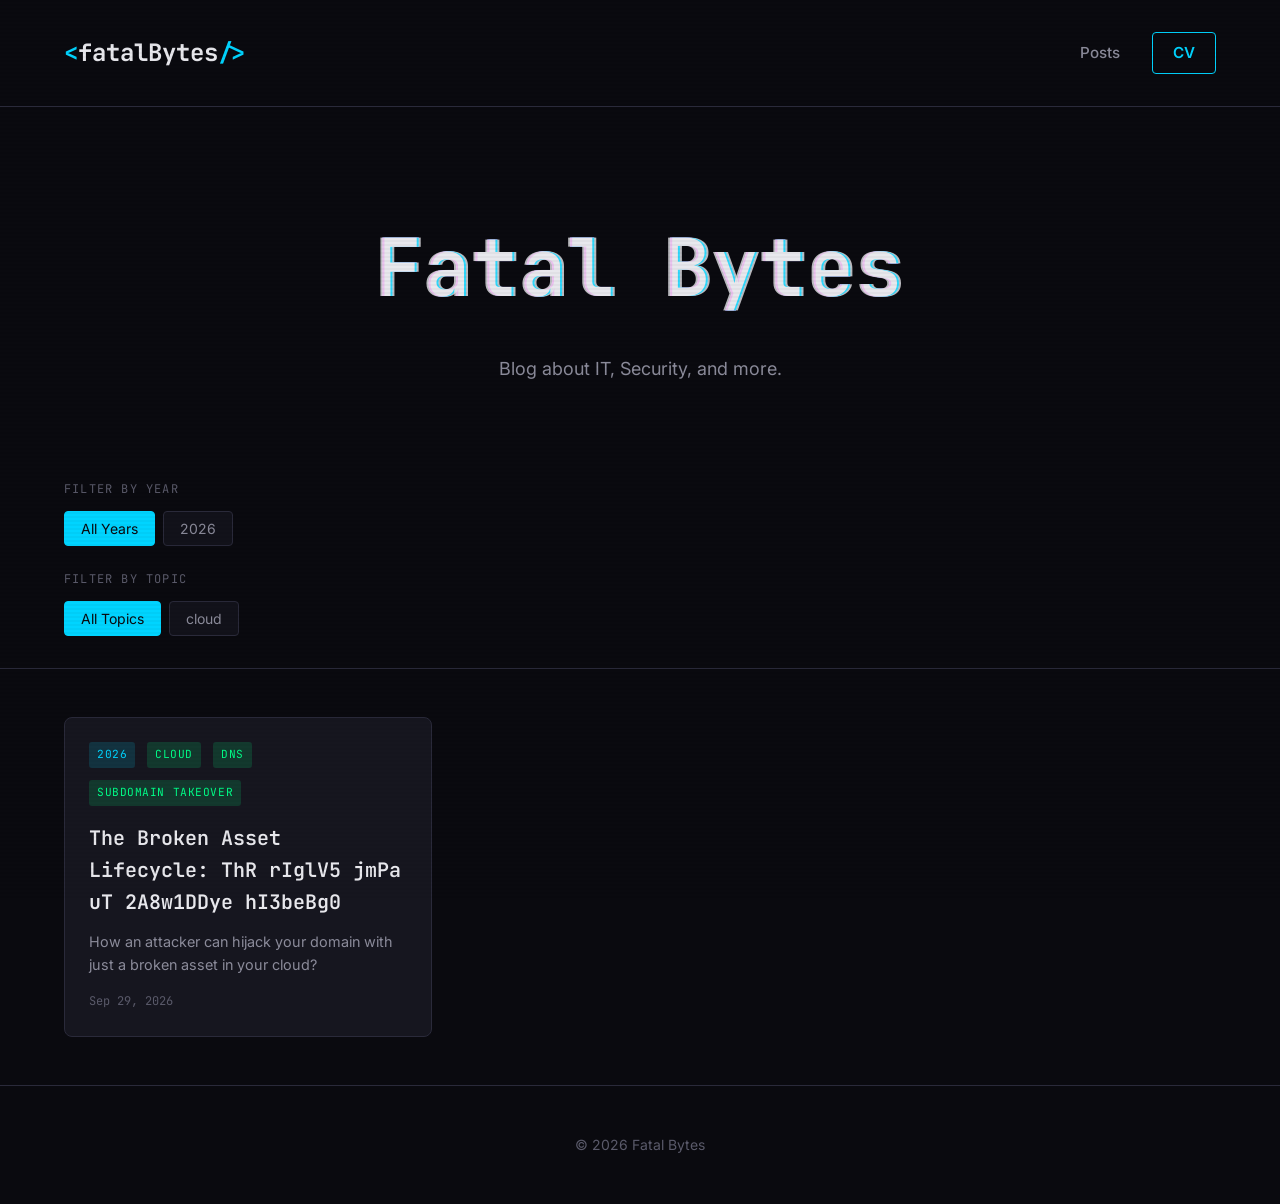
<file: index.html>
<!DOCTYPE html>
<html lang="en">
<head>
  <meta charset="UTF-8">
  <meta name="viewport" content="width=device-width, initial-scale=1.0">
  <meta name="description" content="Blog about IT, Security, and more.">
  <meta name="author" content="ss4tan">
  <meta name="image" content="https://fatalbytes.github.io/assets/img/preview.png">

  <title>Fatal Bytes</title>
  <link rel="preconnect" href="https://fonts.googleapis.com">
  <link rel="preconnect" href="https://fonts.gstatic.com" crossorigin>
  <link href="https://fonts.googleapis.com/css2?family=JetBrains+Mono:wght@400;500;600;700&family=Inter:wght@400;500;600;700&display=swap" rel="stylesheet">
  <link rel="stylesheet"  type="text/css" href="assets/style/index.css">
</head>
<body>
  <div class="scanlines"></div>

  <header>
    <div class="container">
      <div class="header-content">
        <a href="/" class="logo">
          <span class="logo-accent">&lt;</span>fatalBytes<span class="logo-accent">/&gt;</span>
        </a>
        <nav>
          <a href="/#posts">Posts</a>
          <a href="/cv" class="about">CV</a>
        </nav>
      </div>
    </div>
  </header>

  <main>
    <section class="hero">
      <div class="container">
        <h1>
          <span class="glitch-text" data-text="Fatal Bytes" id="hero-title">Fatal Bytes</span>
        </h1>
        <p class="hero-subtitle">Blog about IT, Security, and more.</p>
      </div>
    </section>

     <section class="filters">
      <div class="container">
        <div class="filter-group">
          <span class="filter-label">Filter by Year</span>
          <div class="filter-buttons" id="year-filters">
            <button class="filter-btn active" data-filter="all" data-type="year">All Years</button>
            <button class="filter-btn" data-filter="2026" data-type="year">2026</button>


          </div>
        </div>
        <div class="filter-group">
          <span class="filter-label">Filter by Topic</span>
          <div class="filter-buttons" id="topic-filters">
            <button class="filter-btn active" data-filter="all" data-type="topic">All Topics</button>
            <button class="filter-btn" data-filter="cloud" data-type="topic">cloud</button>
          </div>
        </div>
      </div>
    </section>

    <section class="posts-section" id="posts">
      <div class="container">
        <div class="posts-grid" id="posts-grid">
          
      
         

          <a href="/posts/2026/subdomaintakeover/" class="post-card" data-year="2026" data-topic="cloud">
            <div class="post-meta">
              <span class="post-tag year">2026</span>
              <span class="post-tag topic">cloud</span>
              <span class="post-tag topic">DNS</span>
              <span class="post-tag topic">subdomain takeover</span>
            </div>
            <h2 class="post-title" data-final-text="The Broken Asset Lifecycle: The Hidden Risk of Subdomain Takeover">The Broken Asset Lifecycle: The Hidden Risk of Subdomain Takeover</h2>
            <p class="post-excerpt">How an attacker can hijack your domain with just a broken asset in your cloud?</p>
            <time class="post-date">Sep 29, 2026</time>
          </a>



        </div>
        <div class="empty-state" id="empty-state">
          <h3>No posts found</h3>
          <p>Try adjusting your filters to find what you're looking for.</p>
        </div>
      </div>
    </section>
  </main>

  <footer>
    <div class="container">
      <p>&copy; 2026 Fatal Bytes</p>
    </div>
  </footer>

  <script>

    const allowedYears = ['all', '2026'];
    const allowedTopics = ['all', 'cloud'];

 
    let currentFilters = {
      year: 'all',
      topic: 'all'
    };

    class GlitchText {
      constructor(element, finalText) {
        this.element = element;
        this.finalText = finalText;
        this.chars = 'ABCDEFGHIJKLMNOPQRSTUVWXYZabcdefghijklmnopqrstuvwxyz0123456789!@#$%^&*';
        this.iterations = 0;
      }

      animate() {
        const interval = setInterval(() => {
          this.element.textContent = this.finalText
            .split('')
            .map((char, index) => {
              if (index < this.iterations) {
                return this.finalText[index];
              }
              if (char === ' ') return ' ';
              return this.chars[Math.floor(Math.random() * this.chars.length)];
            })
            .join('');

          if (this.iterations >= this.finalText.length) {
            clearInterval(interval);
            this.element.textContent = this.finalText;
            this.element.classList.add('active');
            this.element.setAttribute('data-text', this.finalText);
            
            setTimeout(() => {
              this.element.classList.remove('active');
            }, 1500);
          }

          this.iterations += 1/3;
        }, 30);
      }
    }

    function animatePostTitle(element, finalText) {
      const chars = 'ABCDEFGHIJKLMNOPQRSTUVWXYZabcdefghijklmnopqrstuvwxyz0123456789';
      let iterations = 0;
      
      const interval = setInterval(() => {
        element.textContent = finalText
          .split('')
          .map((char, index) => {
            if (index < iterations) {
              return finalText[index];
            }
            if (char === ' ') return ' ';
            return chars[Math.floor(Math.random() * chars.length)];
          })
          .join('');

        if (iterations >= finalText.length) {
          clearInterval(interval);
          element.textContent = finalText;
        }

        iterations += 1/2;
      }, 25);
    }

    
    function filterPosts() {
      const posts = document.querySelectorAll('.post-card');
      const emptyState = document.getElementById('empty-state');
      let visibleCount = 0;

      posts.forEach(post => {
        const postYear = post.getAttribute('data-year');
        const postTopic = post.getAttribute('data-topic');

        const yearMatch = currentFilters.year === 'all' || postYear === currentFilters.year;
        const topicMatch = currentFilters.topic === 'all' || postTopic === currentFilters.topic;

        if (yearMatch && topicMatch) {
          post.classList.remove('hidden');
          visibleCount++;
        } else {
          post.classList.add('hidden');
        }
      });

    
      if (visibleCount === 0) {
        emptyState.classList.add('visible');
      } else {
        emptyState.classList.remove('visible');
      }
    }

    function validateFilter(value, allowedValues) {
      if (typeof value !== 'string') return 'all';
      const sanitized = value.toLowerCase().trim();
      return allowedValues.includes(sanitized) ? sanitized : 'all';
    }

    document.addEventListener('DOMContentLoaded', function() {
      // Animate hero title
      const heroTitle = document.getElementById('hero-title');
      if (heroTitle) {
        const glitch = new GlitchText(heroTitle, 'Fatal Bytes');
        glitch.animate();
      }

      const postTitles = document.querySelectorAll('.post-title[data-final-text]');
      postTitles.forEach((title, index) => {
        const finalText = title.getAttribute('data-final-text');
        setTimeout(() => {
          animatePostTitle(title, finalText);
        }, index * 100);
      });

      const filterButtons = document.querySelectorAll('.filter-btn');
      filterButtons.forEach(btn => {
        btn.addEventListener('click', function() {
          const filterType = this.getAttribute('data-type');
          const filterValue = this.getAttribute('data-filter');

          
          const allowedValues = filterType === 'year' ? allowedYears : allowedTopics;
          const validatedValue = validateFilter(filterValue, allowedValues);

          const siblings = this.parentElement.querySelectorAll('.filter-btn');
          siblings.forEach(s => s.classList.remove('active'));
          this.classList.add('active');

          currentFilters[filterType] = validatedValue;

          filterPosts();
        });
      });
    });
  </script>
</body>
</html>
</file>
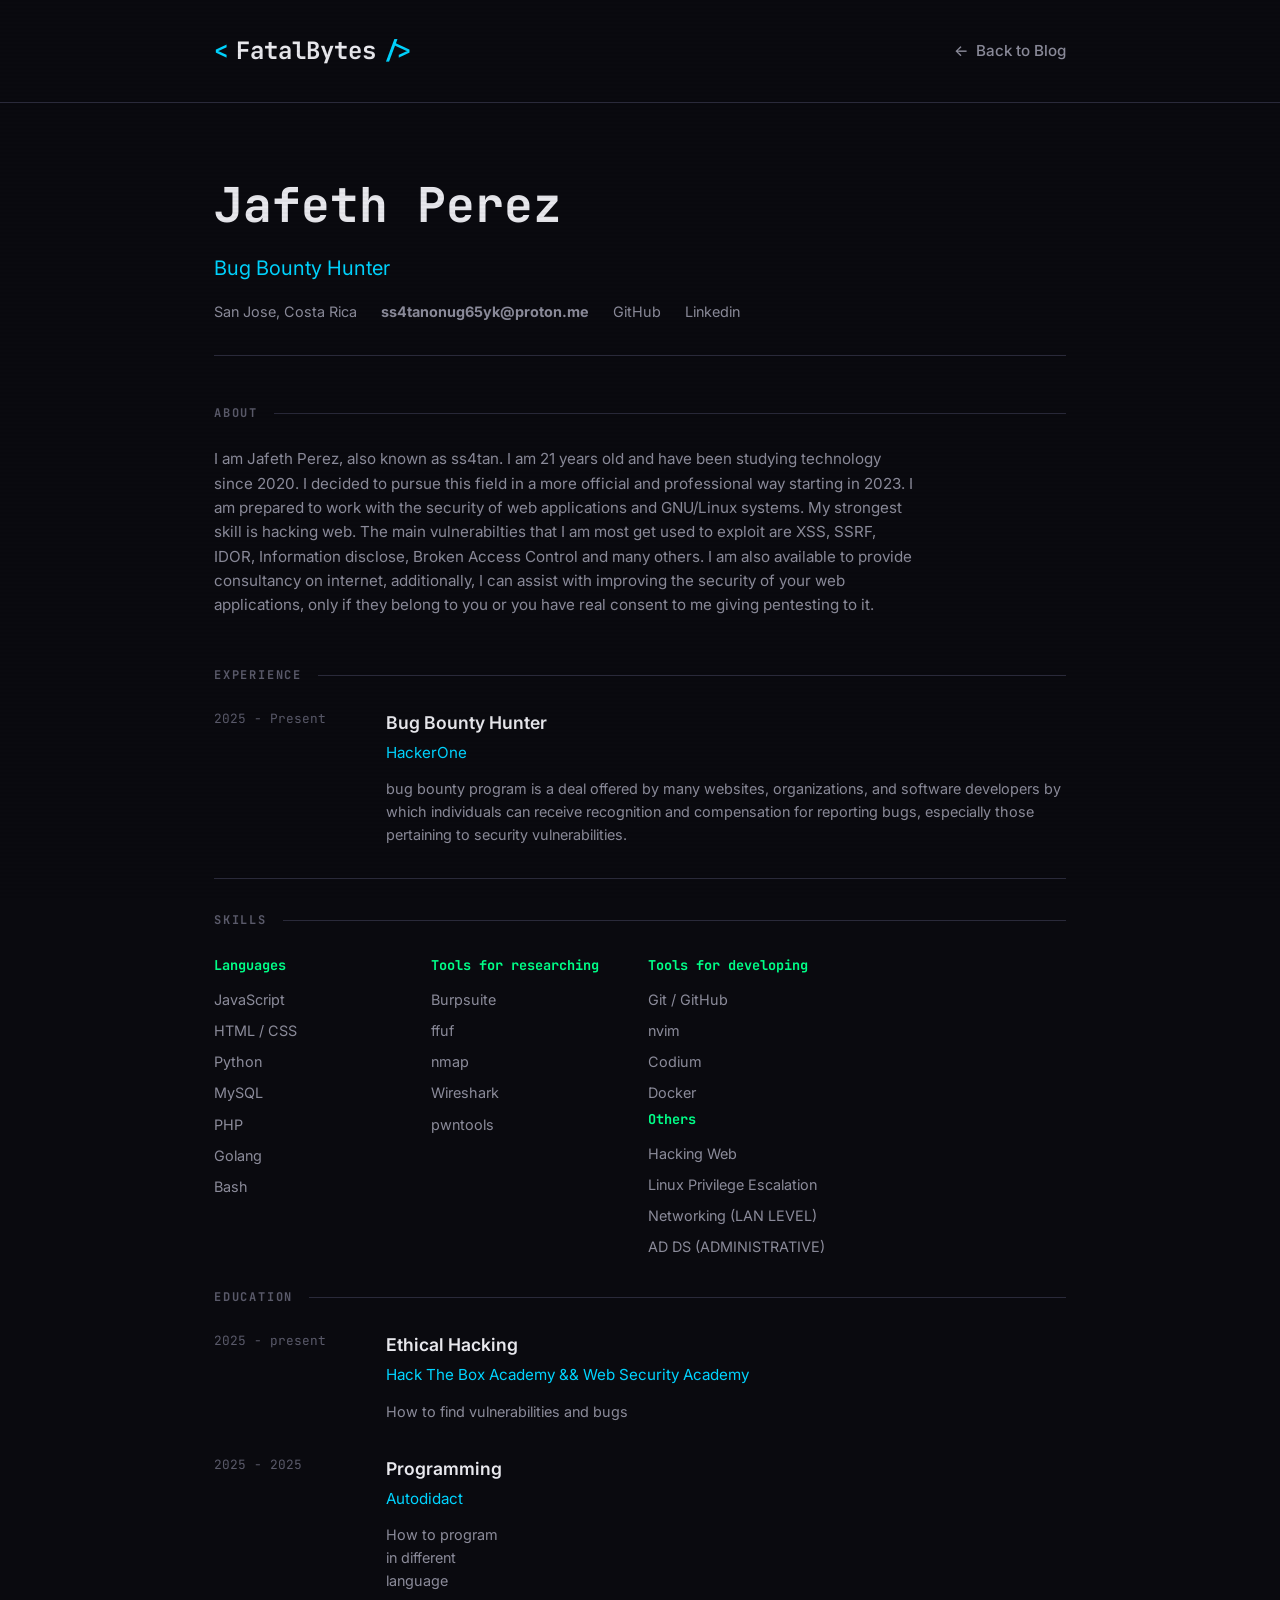
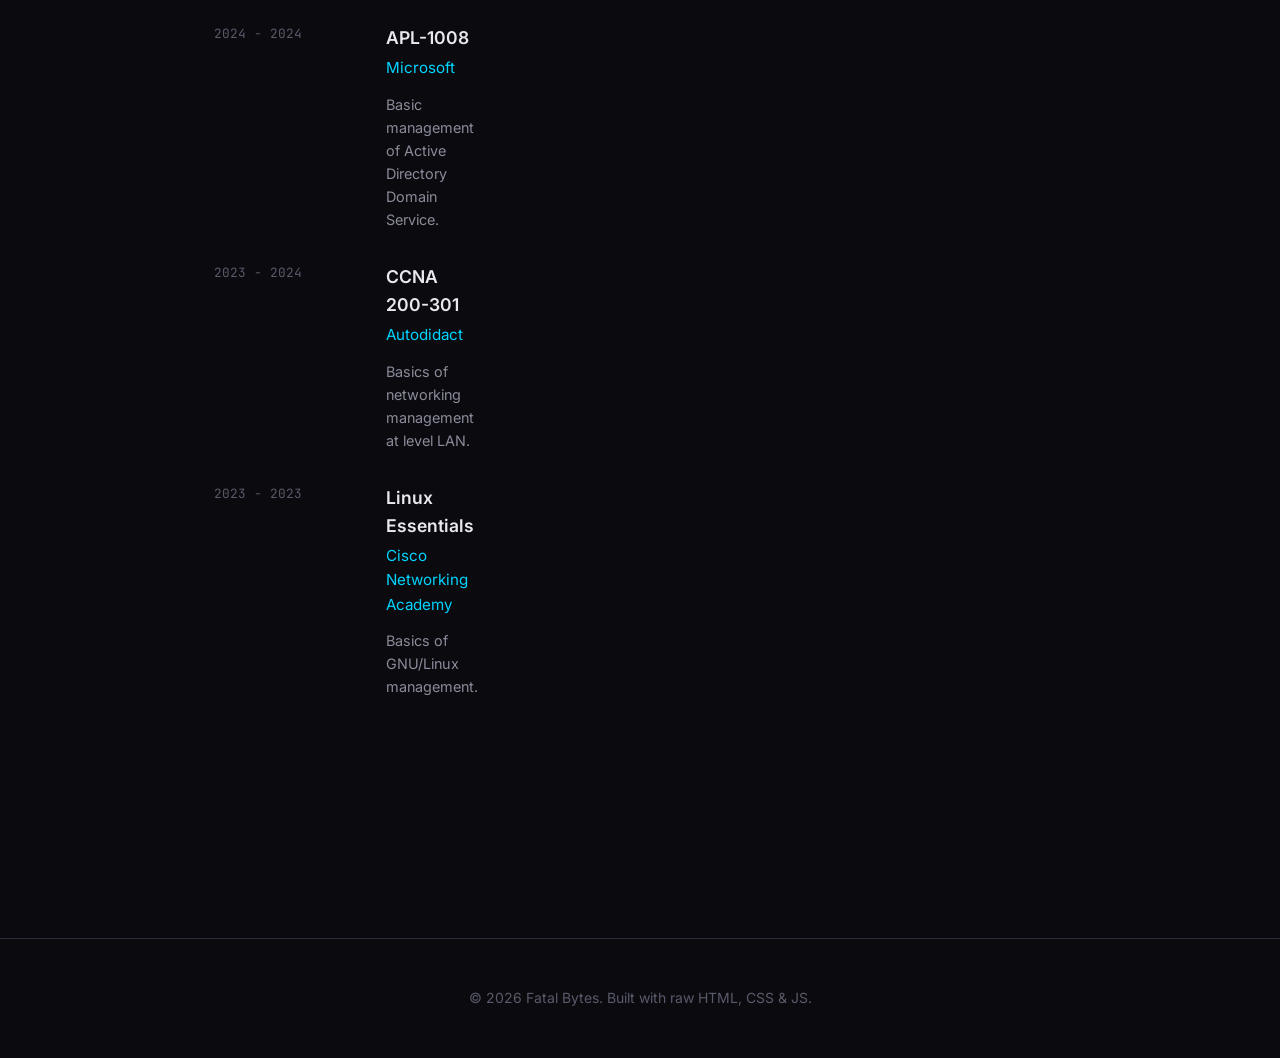
<file: about/index.html>
<!DOCTYPE html>
<html lang="en">
<head>
  <meta charset="UTF-8">
  <meta name="viewport" content="width=device-width, initial-scale=1.0">
  <meta name="description" content="Jafeth Perez CV and about">
  <meta name="author" content="ss4tan">
  <meta name="image" content="https://fatalbytes.github.io/assets/img/preview.png">


  <title>About Owner | Fatal Bytes</title>
  <link rel="preconnect" href="https://fonts.googleapis.com">
  <link rel="preconnect" href="https://fonts.gstatic.com" crossorigin>
  <link href="https://fonts.googleapis.com/css2?family=JetBrains+Mono:wght@400;500;600;700&family=Inter:wght@400;500;600;700&display=swap" rel="stylesheet">
  <link rel="stylesheet"  type="text/css" href="/assets/style/about.css">
</head>
<body>
  <div class="scanlines"></div>

  <header>
    <div class="container">
      <div class="header-content">
        <a href="/" class="logo">
          <span class="logo-accent">&lt;</span>FatalBytes<span class="logo-accent">/&gt;</span>
        </a>
        <a href="/" class="back-link">
          <span>&larr;</span> Back to Blog
        </a>
      </div>
    </div>
  </header>

  <main class="cv-section">
    <div class="container">
      <div class="cv-header">
        <h1 class="cv-name">Jafeth Perez</h1>
        <p class="cv-title">Bug Bounty Hunter</p>
        <div class="cv-contact">
          <span>San Jose, Costa Rica</span>
          <a href="mailto:ss4tanonug65yk@proton.me"><strong>ss4tanonug65yk@proton.me</strong></a>
          <a href="https://github.com/ss4tan" target="_blank" rel="noopener noreferrer">GitHub</a>
          <a href="https://www.linkedin.com/in/0xj4f3th" target="_blank" rel="noopener noreferrer">Linkedin</a>
        </div>
      </div>

      <div class="cv-block">
        <h2 class="section-title">About</h2>
        <p style="color: var(--text-secondary); font-size: 0.95rem; max-width: 700px;">I am Jafeth Perez, also known as ss4tan. I am 21 years old and have been studying technology since 2020. I decided to pursue this field in a more official and professional way starting in 2023.

I am prepared to work with the security of web applications and GNU/Linux systems. My strongest skill is hacking web. The main vulnerabilties that I am most get used to exploit are XSS, SSRF, IDOR, Information disclose, Broken Access Control and many others. I am also available to provide consultancy on internet, additionally, I can assist with improving the security of your web applications, only if they belong to you or you have real consent to me giving pentesting to it.
</p>
          
      </div>

      <div class="cv-block">
        <h2 class="section-title">Experience</h2>
        
        <div class="experience-item">
          <div class="experience-date">2025 - Present</div>
          <div class="experience-content">
            <h3>Bug Bounty Hunter</h3>
            <p class="company">HackerOne</p>
            <p> bug bounty program is a deal offered by many websites, organizations, and software developers by which individuals can receive recognition and compensation for reporting bugs, especially those pertaining to security vulnerabilities. </p>
          </div>
        </div>

      

      <div class="cv-block">
        <h2 class="section-title">Skills</h2>
        <div class="skills-grid">
          <div class="skill-category">
            <h4>Languages</h4>
            <ul>
              <li>JavaScript</li>
              <li>HTML / CSS</li>
              <li>Python</li>
              <li>MySQL</li>
              <li>PHP</li>
              <li>Golang</li>
              <li>Bash</li>
              <li></li>
            </ul>
          </div>
          <div class="skill-category">
            <h4>Tools for researching</h4>
            <ul>
              <li>Burpsuite</li>
              <li>ffuf</li>
              <li>nmap</li>
              <li>Wireshark</li>
              <li>pwntools</li>
            </ul>
          </div>
          <div class="skill-category">
            <h4>Tools for developing</h4>
            <ul>
              <li>Git / GitHub</li>
              <li>nvim</li>
              <li>Codium</li>
              <li>Docker</li>

            <div class="skill-category">
            <h4>Others</h4>
            <ul>
              <li>Hacking Web</li>
              <li>Linux Privilege Escalation</li>
              <li>Networking (LAN LEVEL)</li>
              <li>AD DS (ADMINISTRATIVE)</li>
            </ul>
          </div>
        </div>
      </div>
<br>
      <div class="cv-block">
        <h2 class="section-title">Education</h2>
 
          <div class="experience-item">
          <div class="experience-date">2025 - present</div>
          <div class="experience-content">
            <h3>Ethical Hacking</h3>
            <p class="company">Hack The Box Academy && Web Security Academy</p>
            <p>How to find vulnerabilities and bugs </p>
         </div>

          <div class="experience-item">
          <div class="experience-date">2025 - 2025</div>
          <div class="experience-content">
            <h3>Programming</h3>
            <p class="company">Autodidact</p>
            <p>How to program in different language</p>
          </div>
        


          <div class="experience-item">
          <div class="experience-date">2024 - 2024</div>
          <div class="experience-content">
            <h3>APL-1008</h3>
            <p class="company">Microsoft</p>
            <p>Basic management of Active Directory Domain Service.</p>
          </div>



          <div class="experience-item">
            <div class="experience-date">2023 - 2024</div>
            <div class="experience-content">
              <h3>CCNA 200-301</h3>
              <p class="company">Autodidact</p>
              <p>Basics of networking management at level LAN.</p>
          </div>



        <div class="experience-item">
          <div class="experience-date">2023 - 2023</div>
          <div class="experience-content">
            <h3>Linux Essentials</h3>
            <p class="company">Cisco Networking Academy</p>
            <p>Basics of GNU/Linux management.</p>
          </div>

        </div>
      </div>
    </div>
  </main>

  <footer>
    <div class="container">
      <p>&copy; 2026 Fatal Bytes. Built with raw HTML, CSS & JS.</p>
    </div>
  </footer>
  <script>
    if(window.location.pathname != "/about/") { window.location.pathname = "/about/"}
  </script>
    </body>
</html>
</file>
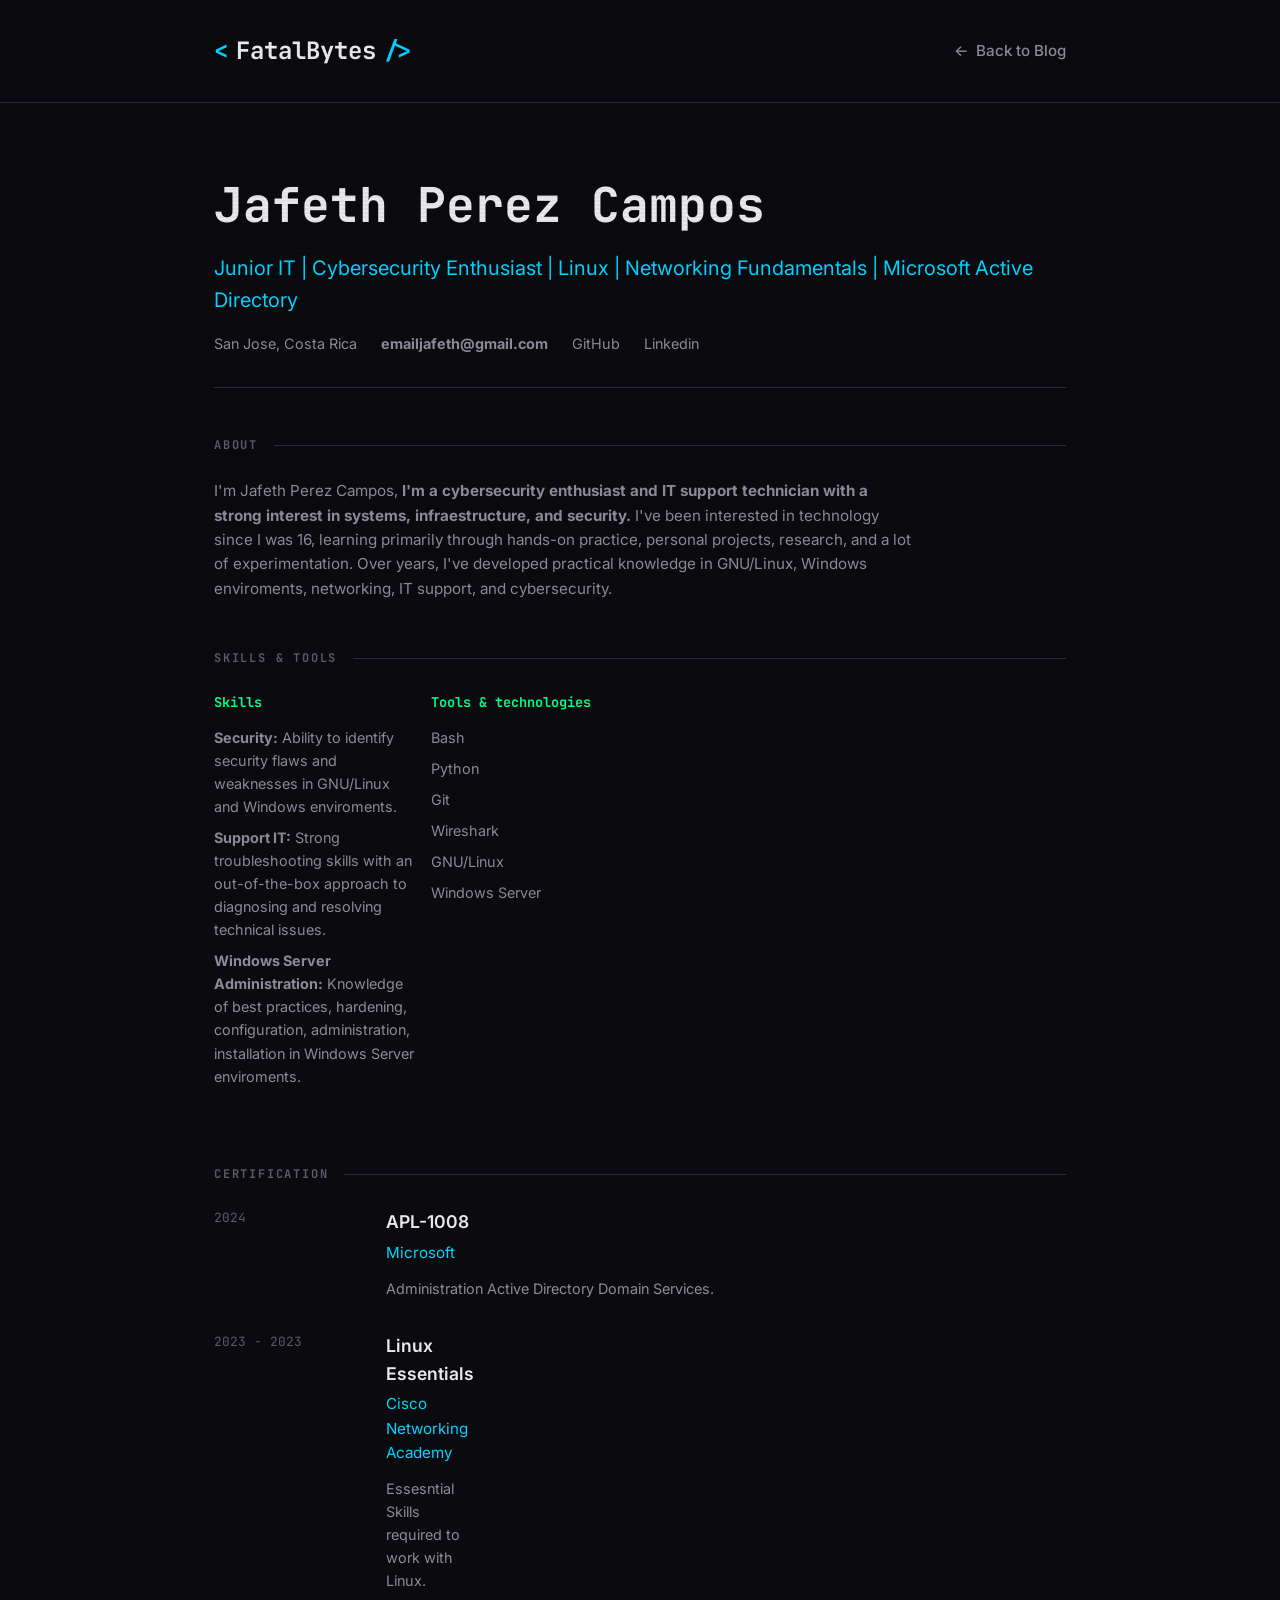
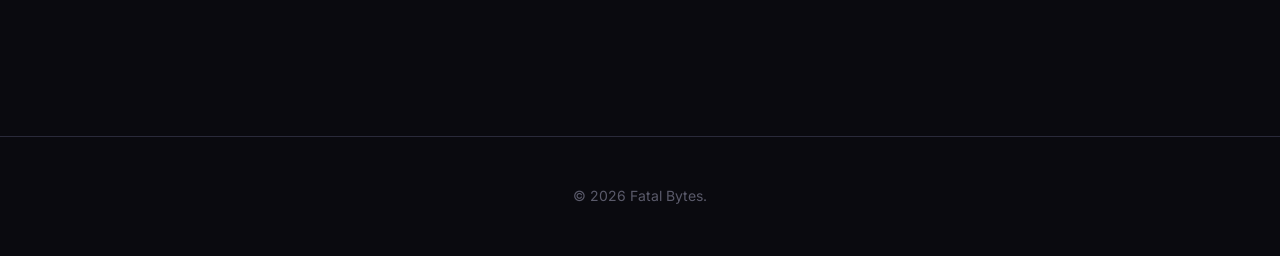
<file: cv/index.html>
<!DOCTYPE html>
<html lang="en">
<head>
  <meta charset="UTF-8">
  <meta name="viewport" content="width=device-width, initial-scale=1.0">
  <meta name="description" content="Jafeth Perez CV and about">
  <meta name="author" content="ss4tan">
  <meta name="image" content="https://fatalbytes.github.io/assets/img/preview.png">


  <title>CV | Fatal Bytes</title>
  <link rel="preconnect" href="https://fonts.googleapis.com">
  <link rel="preconnect" href="https://fonts.gstatic.com" crossorigin>
  <link href="https://fonts.googleapis.com/css2?family=JetBrains+Mono:wght@400;500;600;700&family=Inter:wght@400;500;600;700&display=swap" rel="stylesheet">
  <link rel="stylesheet"  type="text/css" href="/assets/style/about.css">
</head>
<body>
  <div class="scanlines"></div>

  <header>
    <div class="container">
      <div class="header-content">
        <a href="/" class="logo">
          <span class="logo-accent">&lt;</span>FatalBytes<span class="logo-accent">/&gt;</span>
        </a>
        <a href="/" class="back-link">
          <span>&larr;</span> Back to Blog
        </a>
      </div>
    </div>
  </header>

  <main class="cv-section">
    <div class="container">
      <div class="cv-header">
        <h1 class="cv-name">Jafeth Perez Campos</h1>
        <p class="cv-title">Junior IT | Cybersecurity Enthusiast | Linux | Networking Fundamentals | Microsoft Active Directory</p>
        <div class="cv-contact">
          <span>San Jose, Costa Rica</span>
          <a href="mailto:emailjafeth@gmail.com"><strong>emailjafeth@gmail.com</strong></a>
          <a href="https://github.com/j4f3th" target="_blank" rel="noopener noreferrer">GitHub</a>
          <a href="https://www.linkedin.com/in/0xj4f3th" target="_blank" rel="noopener noreferrer">Linkedin</a>
        </div>
      </div>

      <div class="cv-block">
        <h2 class="section-title">About</h2>
        <p style="color: var(--text-secondary); font-size: 0.95rem; max-width: 700px;">I'm Jafeth Perez Campos, <strong>I'm a cybersecurity enthusiast and IT support technician with a strong interest in systems, infraestructure, and security.</strong>
          I've been interested in technology since I was 16, learning primarily through hands-on practice, personal projects, research, and a lot of experimentation. Over years, I've developed practical knowledge in GNU/Linux, Windows enviroments, networking, IT support, and cybersecurity.  
        </p>
</p>
          
      </div>

      

      <div class="cv-block">
        <h2 class="section-title">Skills & tools</h2>
        <div class="skills-grid">
          <div class="skill-category">
            <h4>Skills</h4>
            <ul>
              <li>  <strong>Security:</strong> Ability to identify security flaws and weaknesses in GNU/Linux and Windows enviroments.</li>
              <li> <strong>Support IT:</strong> Strong troubleshooting skills with an out-of-the-box approach to diagnosing and resolving technical issues.</li>
              <li> <strong>Windows Server Administration:</strong> Knowledge of best practices, hardening, configuration, administration, installation in Windows Server enviroments.</li>
            </ul>
          </div>
          <div class="skill-category">
            <h4>Tools & technologies</h4>
            <ul>
              <li>Bash</li>
              <li>Python</li>
              <li>Git</li>
              <li>Wireshark</li>
              <li>GNU/Linux</li>
              <li>Windows Server</li>
            </ul>
          </div>
        
        </div>
      </div>
<br>
      <div class="cv-block">
        <h2 class="section-title">Certification</h2>
 

          <div class="experience-item">
          <div class="experience-date">2024</div>
          <div class="experience-content">
            <h3>APL-1008</h3>
            <p class="company">Microsoft</p>
            <p>Administration Active Directory Domain Services.</p>
          </div>






        <div class="experience-item">
          <div class="experience-date">2023 - 2023</div>
          <div class="experience-content">
            <h3>Linux Essentials</h3>
            <p class="company">Cisco Networking Academy</p>
            <p>Essesntial Skills required to work with Linux.</p>
          </div>

        </div>
      </div>
    </div>
  </main>

  <footer>
    <div class="container">
      <p>&copy; 2026 Fatal Bytes.</p>
    </div>
  </footer>
    </body>
</html>
</file>
<file: assets/style/index.css>
:root {
      --bg-primary: #0a0a0f;
      --bg-secondary: #12121a;
      --bg-card: #16161f;
      --text-primary: #e8e8ed;
      --text-secondary: #8b8b9a;
      --text-muted: #5a5a6a;
      --accent-cyan: #00d4ff;
      --accent-magenta: #ff00ff;
      --accent-green: #00ff88;
      --border-color: #2a2a3a;
    }

    * { margin: 0; padding: 0; box-sizing: border-box; }

    body {
      font-family: 'Inter', -apple-system, BlinkMacSystemFont, sans-serif;
      background-color: var(--bg-primary);
      color: var(--text-primary);
      line-height: 1.6;
      min-height: 100vh;
    }

    .container { max-width: 1200px; margin: 0 auto; padding: 0 1.5rem; }

    header {
      padding: 2rem 0;
      border-bottom: 1px solid var(--border-color);
      position: sticky;
      top: 0;
      background: var(--bg-primary);
      z-index: 100;
    }

    .header-content {
      display: flex;
      justify-content: space-between;
      align-items: center;
      flex-wrap: wrap;
      gap: 1rem;
    }

    .logo {
      font-family: 'JetBrains Mono', monospace;
      font-size: 1.5rem;
      font-weight: 700;
      color: var(--text-primary);
      text-decoration: none;
    }

    .logo-accent { color: var(--accent-cyan); }

    nav { display: flex; gap: 2rem; align-items: center; }

    nav a {
      color: var(--text-secondary);
      text-decoration: none;
      font-size: 0.95rem;
      transition: color 0.2s ease;
      font-weight: 500;
    }

    nav a:hover { color: var(--accent-cyan); }

    .about {
      background: transparent;
      border: 1px solid var(--accent-cyan);
      color: var(--accent-cyan) !important;
      padding: 0.5rem 1.25rem;
      border-radius: 4px;
      font-weight: 600;
      transition: all 0.2s ease;
    }

    .about:hover {
      background: var(--accent-cyan) !important;
      color: var(--bg-primary) !important;
    }

    .hero {
      padding: 6rem 0 4rem;
      text-align: center;
      position: relative;
    }

    .hero h1 {
      font-family: 'JetBrains Mono', monospace;
      font-size: clamp(2.5rem, 8vw, 5rem);
      font-weight: 700;
      margin-bottom: 1.5rem;
    }

    .glitch-text { position: relative; display: inline-block; }

    .glitch-text::before,
    .glitch-text::after {
      content: attr(data-text);
      position: absolute;
      top: 0; left: 0;
      width: 100%; height: 100%;
      opacity: 0;
    }

    .glitch-text.active::before {
      left: 2px;
      text-shadow: -2px 0 var(--accent-magenta);
      animation: glitch-1 0.3s infinite linear alternate-reverse;
      opacity: 0.8;
    }

    .glitch-text.active::after {
      left: -2px;
      text-shadow: 2px 0 var(--accent-cyan);
      animation: glitch-2 0.3s infinite linear alternate-reverse;
      opacity: 0.8;
    }

    @keyframes glitch-1 {
      0%   { clip-path: inset(40% 0 61% 0); transform: translate(-2px,  2px); }
      20%  { clip-path: inset(92% 0  1% 0); transform: translate( 2px, -2px); }
      40%  { clip-path: inset(43% 0  1% 0); transform: translate(-2px,  2px); }
      60%  { clip-path: inset(25% 0 58% 0); transform: translate( 2px, -2px); }
      80%  { clip-path: inset(54% 0  7% 0); transform: translate(-2px,  2px); }
      100% { clip-path: inset(58% 0 43% 0); transform: translate( 2px, -2px); }
    }

    @keyframes glitch-2 {
      0%   { clip-path: inset(25% 0 58% 0); transform: translate( 2px, -2px); }
      20%  { clip-path: inset(54% 0  7% 0); transform: translate(-2px,  2px); }
      40%  { clip-path: inset(58% 0 43% 0); transform: translate( 2px, -2px); }
      60%  { clip-path: inset(40% 0 61% 0); transform: translate(-2px,  2px); }
      80%  { clip-path: inset(92% 0  1% 0); transform: translate( 2px, -2px); }
      100% { clip-path: inset(43% 0  1% 0); transform: translate(-2px,  2px); }
    }

    .hero-subtitle {
      font-size: 1.125rem;
      color: var(--text-secondary);
      max-width: 600px;
      margin: 0 auto;
    }

    /* ── Filters ── */
    .filters {
      padding: 2rem 0;
      border-bottom: 1px solid var(--border-color);
    }

    .filter-group { margin-bottom: 1.5rem; }
    .filter-group:last-child { margin-bottom: 0; }

    .filter-label {
      font-family: 'JetBrains Mono', monospace;
      font-size: 0.75rem;
      color: var(--text-muted);
      text-transform: uppercase;
      letter-spacing: 0.1em;
      margin-bottom: 0.75rem;
      display: block;
    }

    .filter-buttons { display: flex; flex-wrap: wrap; gap: 0.5rem; }

    .filter-btn {
      background: var(--bg-secondary);
      border: 1px solid var(--border-color);
      color: var(--text-secondary);
      padding: 0.5rem 1rem;
      border-radius: 4px;
      font-size: 0.875rem;
      cursor: pointer;
      transition: all 0.2s ease;
      font-family: inherit;
    }

    .filter-btn:hover { border-color: var(--accent-cyan); color: var(--accent-cyan); }

    .filter-btn.active {
      background: var(--accent-cyan);
      border-color: var(--accent-cyan);
      color: var(--bg-primary);
    }

    /* ── Posts Grid ── */
    .posts-section { padding: 3rem 0; }

    .posts-count {
      font-family: 'JetBrains Mono', monospace;
      font-size: 0.8rem;
      color: var(--text-muted);
      margin-bottom: 1.5rem;
    }

    .posts-count span { color: var(--accent-cyan); }

    .posts-grid {
      display: grid;
      grid-template-columns: repeat(auto-fill, minmax(340px, 1fr));
      gap: 1.5rem;
    }

    .post-card {
      background: var(--bg-card);
      border: 1px solid var(--border-color);
      border-radius: 8px;
      padding: 1.5rem;
      transition: all 0.3s ease;
      cursor: pointer;
      position: relative;
      overflow: hidden;
      text-decoration: none;
      display: block;
    }

    .post-card::before {
      content: '';
      position: absolute;
      top: 0; left: 0;
      width: 100%; height: 2px;
      background: linear-gradient(90deg, var(--accent-cyan), var(--accent-magenta));
      transform: scaleX(0);
      transition: transform 0.3s ease;
    }

    .post-card:hover { border-color: var(--accent-cyan); transform: translateY(-4px); }
    .post-card:hover::before { transform: scaleX(1); }

    .post-meta { display: flex; gap: 0.75rem; margin-bottom: 1rem; flex-wrap: wrap; }

    .post-tag {
      font-family: 'JetBrains Mono', monospace;
      font-size: 0.7rem;
      padding: 0.25rem 0.5rem;
      border-radius: 3px;
      text-transform: uppercase;
      letter-spacing: 0.05em;
    }

    .post-tag.year  { background: rgba(0,212,255,0.15); color: var(--accent-cyan); }
    .post-tag.topic { background: rgba(0,255,136,0.15); color: var(--accent-green); }

    .post-title {
      font-family: 'JetBrains Mono', monospace;
      font-size: 1.25rem;
      font-weight: 600;
      margin-bottom: 0.75rem;
      color: var(--text-primary);
    }

    .post-excerpt { font-size: 0.9rem; color: var(--text-secondary); line-height: 1.6; }

    .post-date {
      font-family: 'JetBrains Mono', monospace;
      font-size: 0.75rem;
      color: var(--text-muted);
      margin-top: 1rem;
      display: block;
    }

    /* ── Empty State ── */
    .empty-state {
      display: none;
      text-align: center;
      padding: 4rem 2rem;
      color: var(--text-muted);
    }

    .empty-state.visible { display: block; }

    .empty-state h3 {
      font-family: 'JetBrains Mono', monospace;
      font-size: 1.25rem;
      margin-bottom: 0.5rem;
      color: var(--text-secondary);
    }

    /* ── Footer ── */
    footer {
      padding: 3rem 0;
      border-top: 1px solid var(--border-color);
      text-align: center;
      color: var(--text-muted);
      font-size: 0.875rem;
    }

    footer a { color: var(--accent-cyan); text-decoration: none; }
    footer a:hover { text-decoration: underline; }

    /* ── Scanlines ── */
    .scanlines {
      position: fixed;
      top: 0; left: 0;
      width: 100%; height: 100%;
      pointer-events: none;
      z-index: 1000;
      background: repeating-linear-gradient(
        0deg,
        transparent,
        transparent 2px,
        rgba(0,0,0,0.03) 2px,
        rgba(0,0,0,0.03) 4px
      );
    }

    .post-card.hidden { display: none !important; }

    @media (max-width: 768px) {
      nav { gap: 1rem; }
      .posts-grid { grid-template-columns: 1fr; }
      .hero { padding: 4rem 0 3rem; }
    }
</file>
<file: assets/style/about.css>
:root {
      --bg-primary: #0a0a0f;
      --bg-secondary: #12121a;
      --bg-card: #16161f;
      --text-primary: #e8e8ed;
      --text-secondary: #8b8b9a;
      --text-muted: #5a5a6a;
      --accent-cyan: #00d4ff;
      --accent-magenta: #ff00ff;
      --accent-green: #00ff88;
      --border-color: #2a2a3a;
    }

    * {
      margin: 0;
      padding: 0;
      box-sizing: border-box;
    }

    body {
      font-family: 'Inter', -apple-system, BlinkMacSystemFont, sans-serif;
      background-color: var(--bg-primary);
      color: var(--text-primary);
      line-height: 1.6;
      min-height: 100vh;
    }

    .container {
      max-width: 900px;
      margin: 0 auto;
      padding: 0 1.5rem;
    }

    /* Header */
    header {
      padding: 2rem 0;
      border-bottom: 1px solid var(--border-color);
    }

    .header-content {
      display: flex;
      justify-content: space-between;
      align-items: center;
      flex-wrap: wrap;
      gap: 1rem;
    }

    .logo {
      font-family: 'JetBrains Mono', monospace;
      font-size: 1.5rem;
      font-weight: 700;
      color: var(--text-primary);
      text-decoration: none;
      display: flex;
      align-items: center;
      gap: 0.5rem;
    }

    .logo-accent {
      color: var(--accent-cyan);
    }

    .back-link {
      color: var(--text-secondary);
      text-decoration: none;
      font-size: 0.95rem;
      transition: color 0.2s ease;
      font-weight: 500;
      display: flex;
      align-items: center;
      gap: 0.5rem;
    }

    .back-link:hover {
      color: var(--accent-cyan);
    }

    /* CV Content */
    .cv-section {
      padding: 4rem 0;
    }

    .cv-header {
      margin-bottom: 3rem;
      padding-bottom: 2rem;
      border-bottom: 1px solid var(--border-color);
    }

    .cv-name {
      font-family: 'JetBrains Mono', monospace;
      font-size: clamp(2rem, 5vw, 3rem);
      font-weight: 700;
      margin-bottom: 0.5rem;
    }

    .cv-title {
      font-size: 1.25rem;
      color: var(--accent-cyan);
      margin-bottom: 1rem;
    }

    .cv-contact {
      display: flex;
      flex-wrap: wrap;
      gap: 1.5rem;
      color: var(--text-secondary);
      font-size: 0.9rem;
    }

    .cv-contact a {
      color: var(--text-secondary);
      text-decoration: none;
      transition: color 0.2s ease;
    }

    .cv-contact a:hover {
      color: var(--accent-cyan);
    }

    .section-title {
      font-family: 'JetBrains Mono', monospace;
      font-size: 0.75rem;
      color: var(--text-muted);
      text-transform: uppercase;
      letter-spacing: 0.15em;
      margin-bottom: 1.5rem;
      display: flex;
      align-items: center;
      gap: 1rem;
    }

    .section-title::after {
      content: '';
      flex: 1;
      height: 1px;
      background: var(--border-color);
    }

    .cv-block {
      margin-bottom: 3rem;
    }

    .experience-item {
      display: grid;
      grid-template-columns: 140px 1fr;
      gap: 2rem;
      margin-bottom: 2rem;
      padding-bottom: 2rem;
      border-bottom: 1px solid var(--border-color);
    }

    .experience-item:last-child {
      border-bottom: none;
      padding-bottom: 0;
    }

    .experience-date {
      font-family: 'JetBrains Mono', monospace;
      font-size: 0.8rem;
      color: var(--text-muted);
    }

    .experience-content h3 {
      font-size: 1.1rem;
      font-weight: 600;
      margin-bottom: 0.25rem;
    }

    .experience-content .company {
      color: var(--accent-cyan);
      font-size: 0.95rem;
      margin-bottom: 0.75rem;
    }

    .experience-content p {
      color: var(--text-secondary);
      font-size: 0.9rem;
    }

    .skills-grid {
      display: grid;
      grid-template-columns: repeat(auto-fill, minmax(200px, 1fr));
      gap: 1rem;
    }

    .skill-category h4 {
      font-family: 'JetBrains Mono', monospace;
      font-size: 0.85rem;
      color: var(--accent-green);
      margin-bottom: 0.5rem;
    }

    .skill-category ul {
      list-style: none;
      color: var(--text-secondary);
      font-size: 0.9rem;
    }

    .skill-category li {
      padding: 0.25rem 0;
    }

    /* Footer */
    footer {
      padding: 3rem 0;
      border-top: 1px solid var(--border-color);
      text-align: center;
      color: var(--text-muted);
      font-size: 0.875rem;
    }

    /* Responsive */
    @media (max-width: 600px) {
      .experience-item {
        grid-template-columns: 1fr;
        gap: 0.5rem;
      }
    }

    /* Scanline overlay */
    .scanlines {
      position: fixed;
      top: 0;
      left: 0;
      width: 100%;
      height: 100%;
      pointer-events: none;
      z-index: 1000;
      background: repeating-linear-gradient(
        0deg,
        transparent,
        transparent 2px,
        rgba(0, 0, 0, 0.03) 2px,
        rgba(0, 0, 0, 0.03) 4px
      );
    }
</file>
